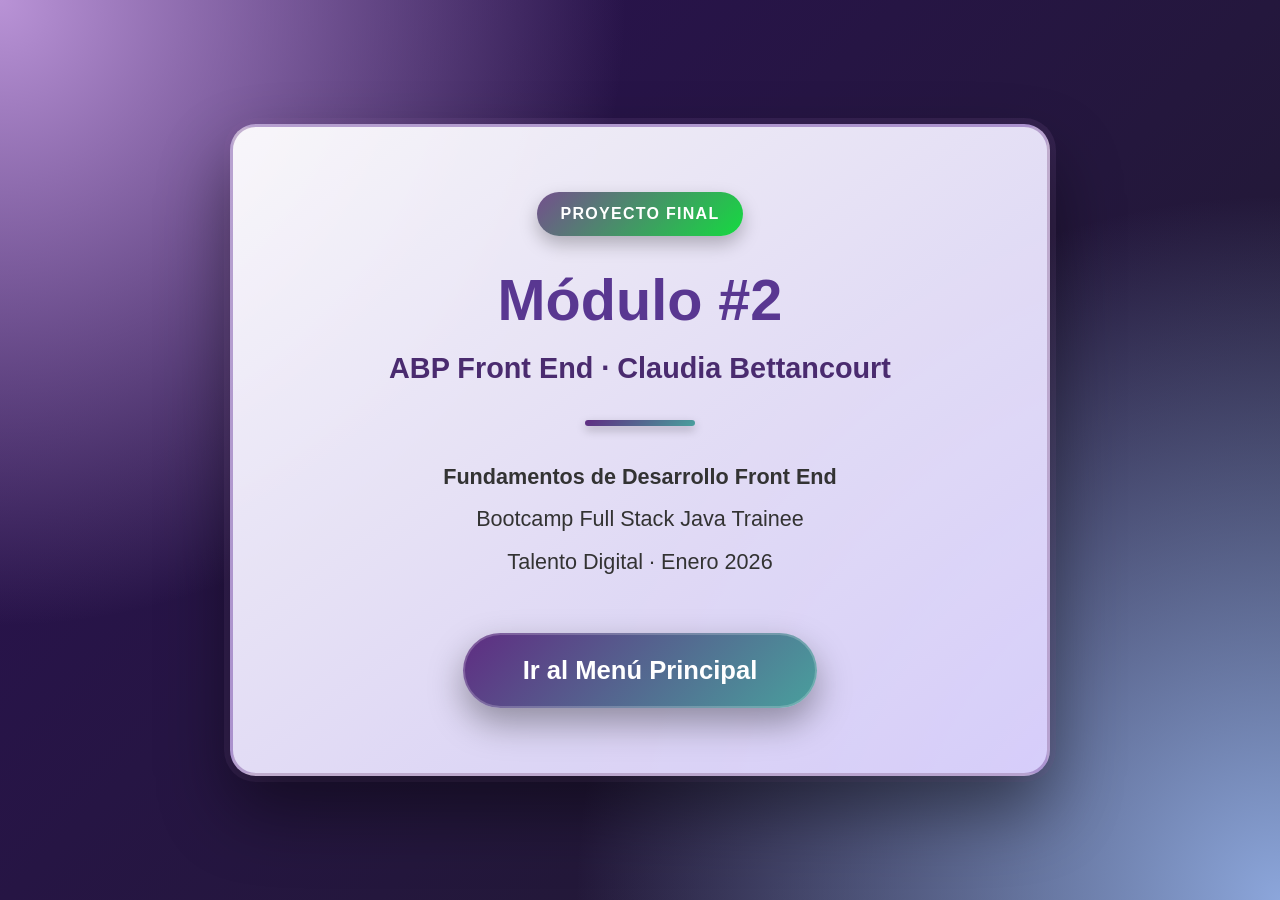
<file: index.html>
<!DOCTYPE html>
<html lang="es">
<head>
    <meta charset="UTF-8">
    <meta name="viewport" content="width=device-width, initial-scale=1.0">
    <title>Proyecto Final - Front End</title>

    <!-- Bootstrap -->
    <link rel="stylesheet" href="https://maxcdn.bootstrapcdn.com/bootstrap/4.0.0/css/bootstrap.min.css">

    <style>
        body {
            min-height: 100vh;
            display: flex;
            justify-content: center;
            align-items: center;
            background:
                radial-gradient(circle at top left, #b993d6, transparent 40%),
                radial-gradient(circle at bottom right, #8ca6db, transparent 45%),
                linear-gradient(135deg, #2b1055, #1f1c2c);
            font-family: 'Segoe UI', Tahoma, Geneva, Verdana, sans-serif;
        }

        .container-landing {
            background: linear-gradient(
                145deg,
                rgba(255, 255, 255, 0.95),
                rgba(220, 210, 255, 0.95)
            );
            padding: 65px 60px;
            border-radius: 26px;
            max-width: 820px;
            width: 100%;
            text-align: center;

            /* BORDER + SHADOW */
            border: 3px solid rgba(95, 44, 130, 0.35);
            box-shadow:
                0 35px 70px rgba(0, 0, 0, 0.45),
                0 0 0 6px rgba(139, 100, 165, 0.15);
        }

        .badge-project {
            display: inline-block;
            background: linear-gradient(135deg, #744f8d, #15da40);
            color: #fff;
            padding: 10px 24px;
            border-radius: 40px;
            font-size: 1rem;
            font-weight: 700;
            letter-spacing: 0.08em;
            margin-bottom: 30px;
            box-shadow: 0 8px 18px rgba(0, 0, 0, 0.25);
        }

        h1 {
            font-size: 3.6rem;
            font-weight: 900;
            color: #593791;
            margin-bottom: 15px;
        }

        h2 {
            font-size: 1.8rem;
            font-weight: 600;
            color: #4a2b6f;
            margin-bottom: 35px;
        }

        .divider {
            width: 110px;
            height: 6px;
            background: linear-gradient(135deg, #5f2c82, #49a09d);
            border-radius: 20px;
            margin: 35px auto;
            box-shadow: 0 4px 10px rgba(0, 0, 0, 0.25);
        }

        p {
            font-size: 1.35rem;
            margin-bottom: 10px;
            color: #333;
            font-weight: 500;
        }

        .btn-landing {
            margin-top: 45px;
            font-size: 1.6rem;
            padding: 18px 60px;
            border-radius: 60px;
            font-weight: 800;
            color: #fff;
            background: linear-gradient(135deg, #5f2c82, #49a09d);
            border: none;
            transition: all 0.35s ease;
            box-shadow:
                0 15px 35px rgba(0, 0, 0, 0.35),
                inset 0 0 0 2px rgba(255, 255, 255, 0.2);
        }

        .btn-landing:hover {
            transform: translateY(-4px) scale(1.04);
            box-shadow:
                0 25px 55px rgba(0, 0, 0, 0.45),
                inset 0 0 0 2px rgba(255, 255, 255, 0.35);
            color: #fff;
        }

        @media (max-width: 576px) {
            .container-landing {
                padding: 45px 25px;
            }

            h1 {
                font-size: 2.4rem;
            }

            h2 {
                font-size: 1.3rem;
            }

            p {
                font-size: 1.05rem;
            }

            .btn-landing {
                font-size: 1.25rem;
                padding: 14px 40px;
            }
        }
    </style>
</head>

<body>

    <div class="container-landing">

        <div class="badge-project">
            PROYECTO FINAL
        </div>

        <h1>Módulo #2</h1>
        <h2>ABP Front End · Claudia Bettancourt</h2>

        <div class="divider"></div>

        <p><strong>Fundamentos de Desarrollo Front End</strong></p>
        <p>Bootcamp Full Stack Java Trainee</p>
        <p>Talento Digital · Enero 2026</p>

        <a href="menu.html" class="btn btn-landing">
            Ir al Menú Principal
        </a>

    </div>

    <!-- Bootstrap JS -->
    <script src="https://code.jquery.com/jquery-3.6.0.min.js"></script>
    <script src="https://cdnjs.cloudflare.com/ajax/libs/popper.js/1.12.9/umd/popper.min.js"></script>
    <script src="https://maxcdn.bootstrapcdn.com/bootstrap/4.0.0/js/bootstrap.min.js"></script>

</body>
</html>
</file>
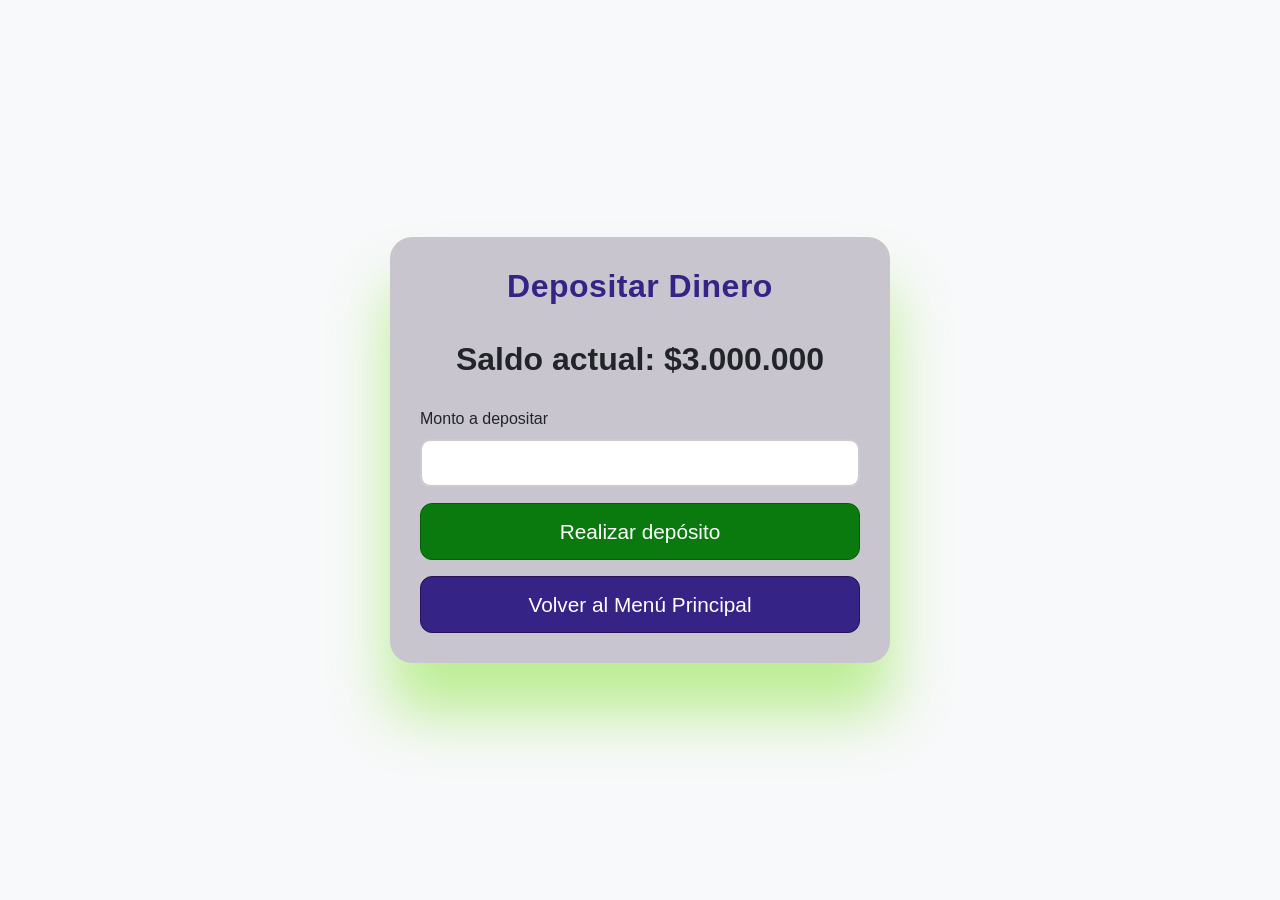
<file: deposit.html>
<!DOCTYPE html>
<html lang="es">
<head>
    <meta charset="UTF-8">
    <title>Wallet - Depositar</title>
    <meta name="viewport" content="width=device-width, initial-scale=1.0">

    <!-- Bootstrap -->
    <link rel="stylesheet" href="https://maxcdn.bootstrapcdn.com/bootstrap/4.5.2/css/bootstrap.min.css">

    <!-- CSS GLOBAL -->
    <link rel="stylesheet" href="style.css">
</head>

<body class="bg-light">

<div class="wallet-container">
    <div class="wallet-card">

        <h3 class="wallet-title">Depositar Dinero</h3>

        <p id="saldoUsuario" class="text-center font-weight-bold mb-4"></p>

        <div id="alertMensaje" class="alert d-none"></div>

        <form id="depositForm">
            <div class="form-group">
                <label>Monto a depositar</label>
                <input
                    type="number"
                    id="inputDeposito"
                    class="form-control form-control-lg"
                    min="1"
                    required
                >
            </div>

            <button type="submit" class="btn btn-success btn-block">
                Realizar depósito
            </button>
        </form>

        <a href="menu.html" class="btn btn-dark btn-block mt-3">
            Volver al Menú Principal
        </a>

    </div>
</div>

<script src="https://code.jquery.com/jquery-3.6.0.min.js"></script>

<script>
$(document).ready(function () {

    function getSaldo() {
        return parseInt(localStorage.getItem('saldo'), 10) || 3000000;
    }

    function setSaldo(valor) {
        localStorage.setItem('saldo', valor);
    }

    function mostrarSaldo() {
        $('#saldoUsuario').text(
            'Saldo actual: $' + getSaldo().toLocaleString('es-CL')
        );
    }

    mostrarSaldo();

    $('#depositForm').submit(function (e) {
        e.preventDefault();

        const monto = parseInt($('#inputDeposito').val(), 10);

        if (isNaN(monto) || monto <= 0) {
            $('#alertMensaje')
                .removeClass()
                .addClass('alert alert-danger')
                .text('Ingrese un monto válido')
                .removeClass('d-none');
            return;
        }

        let saldo = getSaldo();
        saldo += monto;
        setSaldo(saldo);

        let historial = JSON.parse(localStorage.getItem('historial')) || [];
        historial.unshift({
            tipo: 'Depósito',
            descripcion: 'Depósito de dinero',
            monto: monto,
            fecha: new Date().toLocaleString('es-CL'),
            esIngreso: true
        });
        localStorage.setItem('historial', JSON.stringify(historial));

        $('#alertMensaje')
            .removeClass()
            .addClass('alert alert-success')
            .text('Depósito realizado con éxito')
            .removeClass('d-none');

        $('#inputDeposito').val('');
        mostrarSaldo();
    });

});
</script>

</body>
</html>
</file>
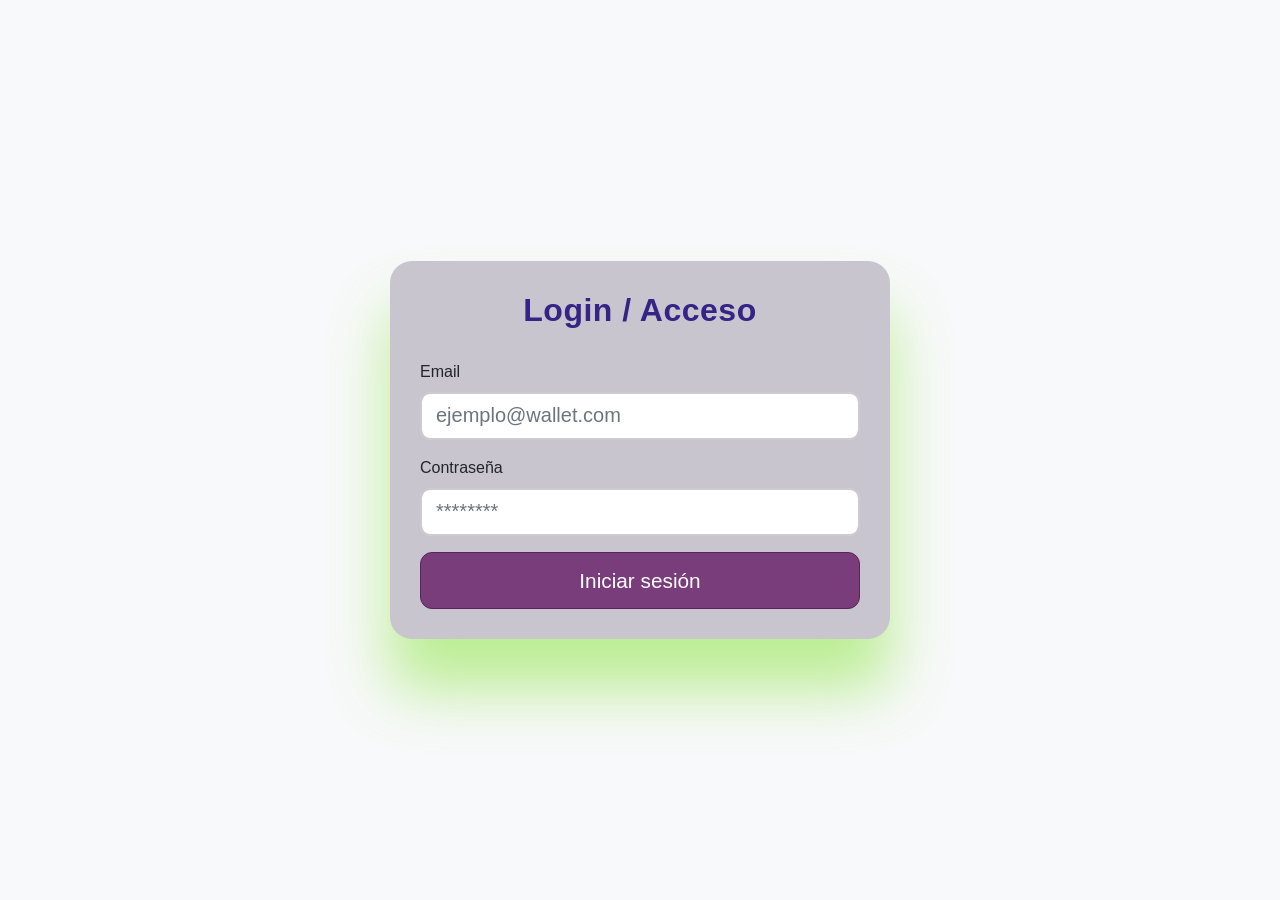
<file: login.html>
<!DOCTYPE html>
<html lang="es">
<head>
    <meta charset="UTF-8">
    <meta name="viewport" content="width=device-width, initial-scale=1.0">
    <title>Alke Wallet | Login</title>

    <!-- Bootstrap -->
    <link rel="stylesheet" href="https://maxcdn.bootstrapcdn.com/bootstrap/4.5.2/css/bootstrap.min.css">
    <link rel="stylesheet" href="style.css">
</head>

<body class="bg-light">

<!-- Contenedor -->
<div class="wallet-container min-vh-100 d-flex align-items-center justify-content-center">

    <!-- Tarjeta Unica -->
    <div class="wallet-card">

    <h3 class="wallet-title">Login / Acceso</h3>

        <form id="loginForm">
            <div class="form-group">
                <label>Email</label>
                <input 
                    type="email"
                    class="form-control form-control-lg"
                    id="email"
                    placeholder="ejemplo@wallet.com"
                    required>
            </div>

            <div class="form-group">
                <label>Contraseña</label>
                <input 
                    type="password"
                    class="form-control form-control-lg"
                    id="password"
                    placeholder="********"
                    required>
            </div>

            <button type="submit" class="btn btn-primary btn-lg btn-block">
                Iniciar sesión
            </button>
        </form>

    </div>
</div>

<!-- JS -->
<script src="https://code.jquery.com/jquery-3.6.0.min.js"></script>
<script>
$(document).ready(function () {
    $('#loginForm').submit(function (e) {
        e.preventDefault();

        const email = $('#email').val();
        const pass = $('#password').val();

        if (email === 'admin@wallet.com' && pass === '123456') {
            window.location.href = 'menu.html';
        } else {
            alert('Credenciales incorrectas');
            $('#password').val('');
        }
    });
});
</script>

</body>
</html>
</file>
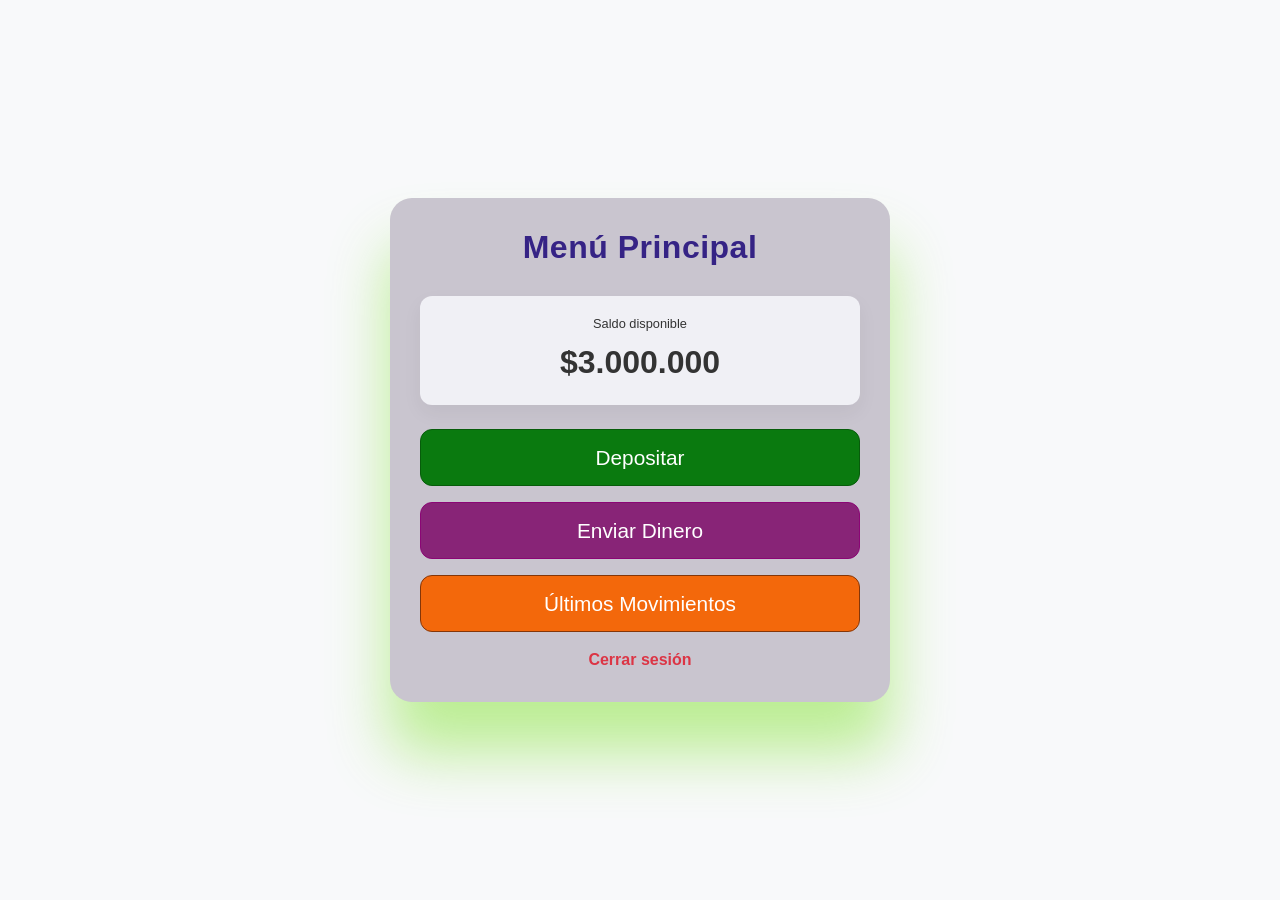
<file: menu.html>
<!DOCTYPE html>
<html lang="es">
<head>
    <meta charset="UTF-8">
    <meta name="viewport" content="width=device-width, initial-scale=1.0">
    <title>Wallet | Menú</title>

    <!-- Bootstrap -->
    <link rel="stylesheet" href="https://maxcdn.bootstrapcdn.com/bootstrap/4.5.2/css/bootstrap.min.css">
    <link rel="stylesheet" href="style.css">
</head>

<body class="bg-light">

<!-- Contenedor -->
<div class="wallet-container min-vh-100 d-flex align-items-center justify-content-center">

    <!-- Tarjeta principal -->
    <div class="wallet-card">

        <h3 class="wallet-title">
    Menú Principal
    </h3>

        <!-- Saldo -->
        <div class="saldo-card mb-4">
    <small>Saldo disponible</small>
    <h2 id="saldoDisplay" class="font-weight-bold mt-2">$0</h2>
</div>

        <!-- Acciones -->
        <a href="deposit.html" class="btn btn-success btn-lg btn-block mb-3">
            Depositar
        </a>

        <a href="sendmoney.html" class="btn btn-info btn-lg btn-block mb-3">
            Enviar Dinero
        </a>

        <a href="transactions.html" class="btn btn-secondary btn-lg btn-block mb-3">
            Últimos Movimientos
        </a>

        <!-- Logout -->
        <div class="text-center mt-3">
            <a href="#" id="btnLogout" class="text-danger font-weight-bold">
                Cerrar sesión
            </a>
        </div>

    </div>
</div>

<!-- JS -->
<script src="https://code.jquery.com/jquery-3.6.0.min.js"></script>

<script>
$(document).ready(function() {

    let saldo = parseInt(localStorage.getItem('saldo'), 10);
    if (isNaN(saldo)) saldo = 3000000;
    localStorage.setItem('saldo', saldo);

    function mostrarSaldo() {
        let saldoActual = parseInt(localStorage.getItem('saldo'), 10);
        if (isNaN(saldoActual)) saldoActual = 0;
        $('#saldoDisplay').text('$' + saldoActual.toLocaleString('es-CL'));
    }

    mostrarSaldo();

    $('#btnLogout').click(function(e) {
        e.preventDefault();
        localStorage.clear();
        window.location.href = "login.html";
    });

    window.addEventListener('storage', function(e) {
        if (e.key === 'saldo') mostrarSaldo();
    });

});
</script>

</body>
</html>
</file>
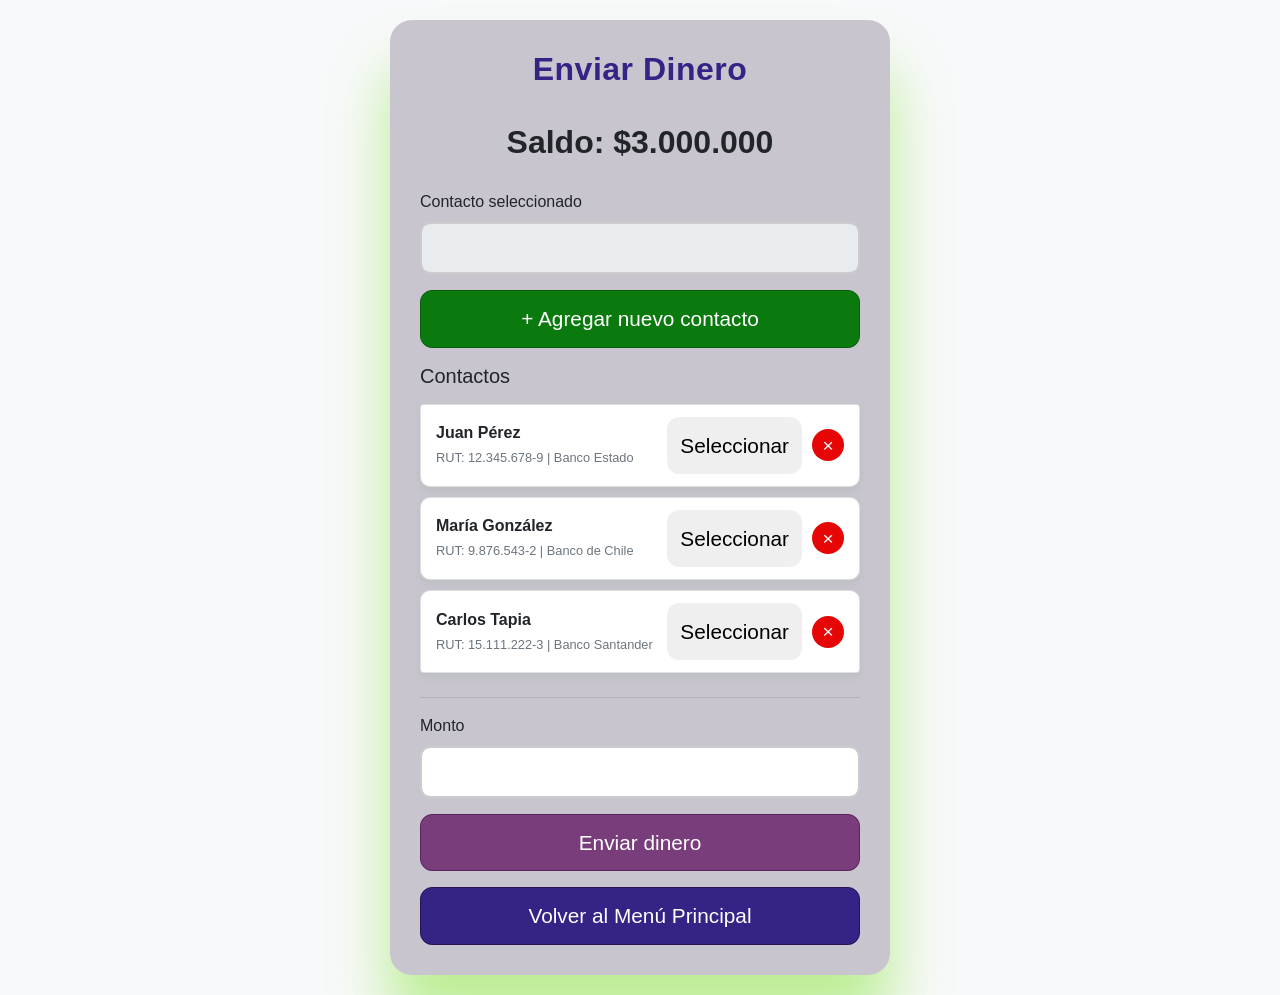
<file: sendmoney.html>
<!DOCTYPE html>
<html lang="es">
<head>
    <meta charset="UTF-8">
    <title>Wallet - Enviar Dinero</title>
    <meta name="viewport" content="width=device-width, initial-scale=1.0">

    <!-- Bootstrap -->
    <link rel="stylesheet" href="https://maxcdn.bootstrapcdn.com/bootstrap/4.0.0/css/bootstrap.min.css">
    <!-- CSS GLOBAL -->
    <link rel="stylesheet" href="style.css">
</head>

<body class="bg-light">

<div class="wallet-container">
    <div class="wallet-card">

        <!-- Título -->
        <h3 class="wallet-title">Enviar Dinero</h3>

        <!-- Saldo -->
        <p id="saldoUsuario" class="text-center font-weight-bold mb-4"></p>

        <!-- Contacto seleccionado -->
        <div class="form-group">
            <label>Contacto seleccionado</label>
            <input type="text" class="form-control" id="searchContact" readonly>
        </div>

        <!-- Botón agregar contacto -->
        <button class="btn btn-success btn-block mb-3" data-toggle="modal" data-target="#addContactModal">
            + Agregar nuevo contacto
        </button>

        <!-- Lista de contactos -->
        <h5 class="mb-3">Contactos</h5>
        <ul id="contactList" class="list-group mb-4"></ul>

        <hr>

        <!-- Enviar dinero -->
        <div class="form-group">
            <label>Monto</label>
            <input type="number" id="montoEnvio" class="form-control" min="1">
        </div>

        <button class="btn btn-primary btn-block mb-3" id="btnEnviarDinero">
            Enviar dinero
        </button>

        <p id="mensajeEnvio" class="text-center mt-3"></p>

        <!-- Volver al menú -->
        <a href="menu.html" class="btn btn-dark btn-block mt-3">
            Volver al Menú Principal
        </a>

    </div>
</div>

<!-- Modal para agregar contacto -->
<div class="modal fade" id="addContactModal">
    <div class="modal-dialog">
        <div class="modal-content">

            <div class="modal-header">
                <h5 class="modal-title">Nuevo Contacto</h5>
                <button class="close" data-dismiss="modal">&times;</button>
            </div>

            <div class="modal-body">
                <form id="addContactForm">
                    <div class="form-group">
                        <label>Nombre</label>
                        <input type="text" id="newContactName" class="form-control" required>
                    </div>
                    <div class="form-group">
                        <label>RUT</label>
                        <input type="text" id="newContactRUT" class="form-control" required>
                    </div>
                    <div class="form-group">
                        <label>Banco</label>
                        <select id="newContactBank" class="form-control">
                            <option>Banco Estado</option>
                            <option>Banco de Chile</option>
                            <option>Banco Santander</option>
                            <option>BCI</option>
                        </select>
                    </div>
                    <div class="form-group">
                        <label>Número de cuenta</label>
                        <input type="number" id="newContactNumber" class="form-control" required>
                    </div>
                </form>
            </div>

            <div class="modal-footer">
                <button class="btn btn-secondary" data-dismiss="modal">Cancelar</button>
                <button class="btn btn-primary" id="saveContactBtn">Guardar</button>
            </div>

        </div>
    </div>
</div>

<!-- Scripts -->
<script src="https://code.jquery.com/jquery-3.6.0.min.js"></script>
<script src="https://cdnjs.cloudflare.com/ajax/libs/popper.js/1.12.9/umd/popper.min.js"></script>
<script src="https://maxcdn.bootstrapcdn.com/bootstrap/4.0.0/js/bootstrap.min.js"></script>

<script>
$(document).ready(function () {

    const saldoInicial = 3000000;

    if (isNaN(parseInt(localStorage.getItem('saldo')))) {
        localStorage.setItem('saldo', saldoInicial);
    }

    function getSaldo() {
        return parseInt(localStorage.getItem('saldo'), 10) || 0;
    }

    function mostrarSaldo() {
        $('#saldoUsuario').text(`Saldo: $${getSaldo().toLocaleString('es-CL')}`);
    }

    mostrarSaldo();

    if (!localStorage.getItem('contactos')) {
        localStorage.setItem('contactos', JSON.stringify([
            { nombre: "Juan Pérez", rut: "12.345.678-9", banco: "Banco Estado", numero: "12345678" },
            { nombre: "María González", rut: "9.876.543-2", banco: "Banco de Chile", numero: "87654321" },
            { nombre: "Carlos Tapia", rut: "15.111.222-3", banco: "Banco Santander", numero: "15111222" }
        ]));
    }

    function mostrarContactos() {
        const contactos = JSON.parse(localStorage.getItem('contactos'));
        $('#contactList').empty();

        contactos.forEach((c, i) => {
            $('#contactList').append(`
                <li class="list-group-item d-flex justify-content-between align-items-center">
                    <div>
                        <strong>${c.nombre}</strong><br>
                        <small class="text-muted">RUT: ${c.rut} | ${c.banco}</small>
                    </div>
                    <div class="d-flex">
                        <button class="btn seleccionar-contacto" data-nombre="${c.nombre}">Seleccionar</button>
                        <button class="eliminar-contacto" data-index="${i}">&times;</button>
                    </div>
                </li>
            `);
        });
    }

    mostrarContactos();

    $(document).on('click', '.seleccionar-contacto', function () {
        $('#searchContact').val($(this).data('nombre'));
    });

    $(document).on('click', '.eliminar-contacto', function () {
        if (!confirm('¿Eliminar contacto?')) return;
        const contactos = JSON.parse(localStorage.getItem('contactos'));
        contactos.splice($(this).data('index'), 1);
        localStorage.setItem('contactos', JSON.stringify(contactos));
        mostrarContactos();
    });

    $('#saveContactBtn').click(function () {
        const contactos = JSON.parse(localStorage.getItem('contactos'));
        contactos.push({
            nombre: $('#newContactName').val(),
            rut: $('#newContactRUT').val(),
            banco: $('#newContactBank').val(),
            numero: $('#newContactNumber').val()
        });
        localStorage.setItem('contactos', JSON.stringify(contactos));
        $('#addContactModal').modal('hide');
        $('#addContactForm')[0].reset();
        mostrarContactos();
    });

    // Enviar dinero con validación de saldo
    $('#btnEnviarDinero').click(function () {
        const monto = parseInt($('#montoEnvio').val());
        const contacto = $('#searchContact').val();
        let saldo = getSaldo();

        // Validaciones
        if (!contacto) {
            $('#mensajeEnvio').removeClass().addClass('text-danger text-center mt-3').text('Seleccione un contacto');
            return;
        }
        if (!monto || monto <= 0) {
            $('#mensajeEnvio').removeClass().addClass('text-danger text-center mt-3').text('Ingrese un monto válido');
            return;
        }
        if (monto > saldo) {
            $('#mensajeEnvio').removeClass().addClass('text-danger text-center mt-3').text('Saldo insuficiente');
            return;
        }

        // Si pasa todas las validaciones
        saldo -= monto;
        localStorage.setItem('saldo', saldo);
        mostrarSaldo();

        $('#mensajeEnvio').removeClass().addClass('text-success text-center mt-3')
            .text(`Has enviado $${monto.toLocaleString()} a ${contacto}`);

        $('#montoEnvio').val('');
        $('#searchContact').val('');
    });

});
</script>

</body>
</html>
</file>
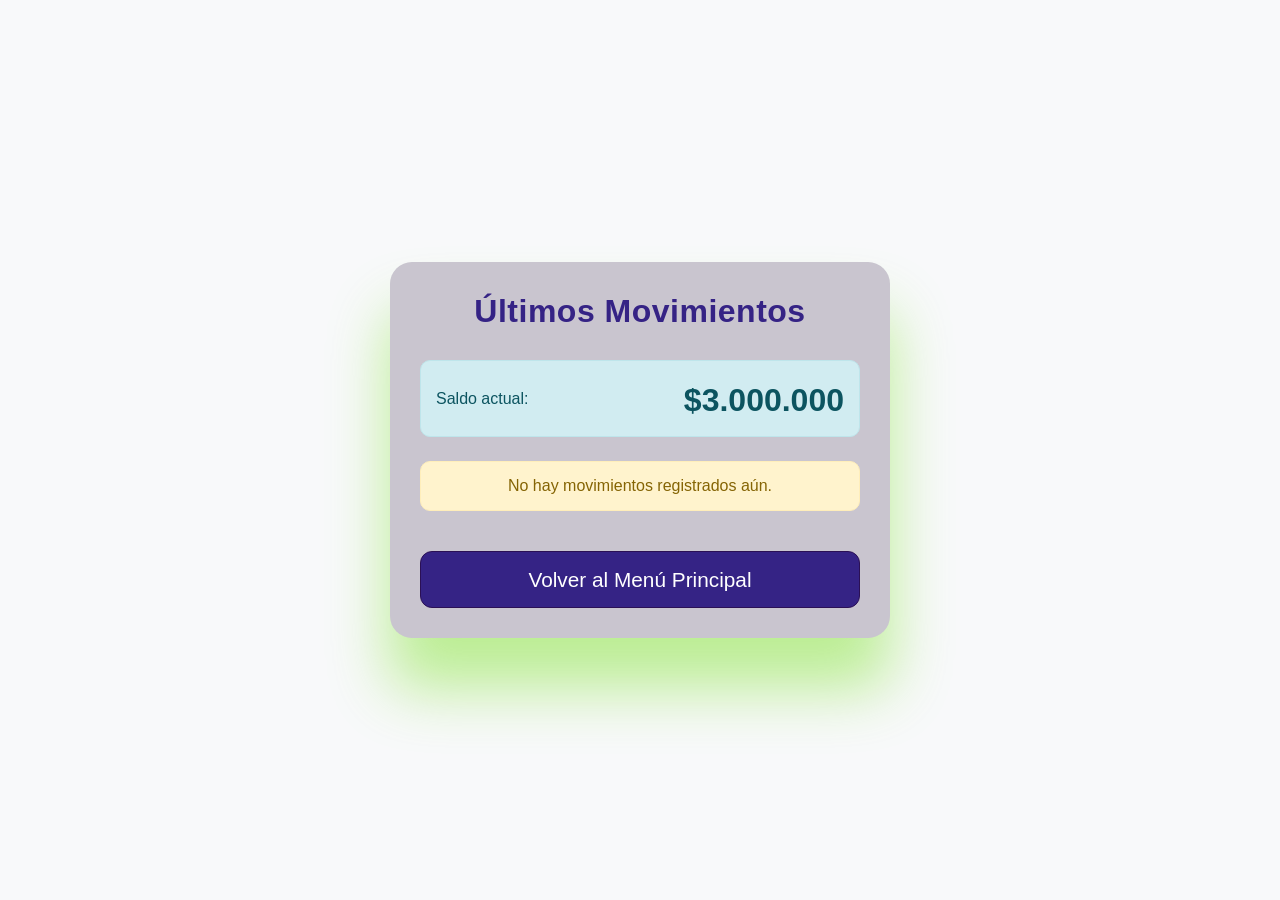
<file: transactions.html>
<!DOCTYPE html>
<html lang="es">
<head>
    <meta charset="UTF-8">
    <title>Wallet - Últimos Movimientos</title>
    <meta name="viewport" content="width=device-width, initial-scale=1.0">

    <!-- Bootstrap -->
    <link rel="stylesheet" href="https://maxcdn.bootstrapcdn.com/bootstrap/4.0.0/css/bootstrap.min.css">

    <!-- CSS GLOBAL -->
    <link rel="stylesheet" href="style.css">
</head>

<body class="bg-light">

<div class="wallet-container">
    <div class="wallet-card">

        <!-- Título -->
        <h3 class="wallet-title">Últimos Movimientos</h3>

        <!-- Saldo actual -->
        <div class="alert alert-info d-flex justify-content-between align-items-center mb-4">
            <span>Saldo actual:</span>
            <strong id="saldoDisplay">$0</strong>
        </div>

        <!-- Lista de movimientos -->
        <div id="listaMovimientos" class="list-group mb-4"></div>

        <!-- Volver -->
        <a href="menu.html" class="btn btn-dark btn-block mt-3">
            Volver al Menú Principal
        </a>

    </div>
</div>

<!-- Scripts -->
<script src="https://code.jquery.com/jquery-3.6.0.min.js"></script>
<script src="https://cdnjs.cloudflare.com/ajax/libs/popper.js/1.12.9/umd/popper.min.js"></script>
<script src="https://maxcdn.bootstrapcdn.com/bootstrap/4.0.0/js/bootstrap.min.js"></script>

<script>
$(document).ready(function () {

    function mostrarSaldo() {
        const saldo = parseInt(localStorage.getItem('saldo'), 10) || 0;
        $('#saldoDisplay').text('$' + saldo.toLocaleString('es-CL'));
    }

    function cargarMovimientos() {
        const historial = JSON.parse(localStorage.getItem('historial')) || [];
        const contenedor = $('#listaMovimientos');
        contenedor.empty();

        if (historial.length === 0) {
            contenedor.html(
                '<div class="alert alert-warning text-center">No hay movimientos registrados aún.</div>'
            );
            return;
        }

        historial.forEach(function (mov) {
            const claseColor = mov.esIngreso ? 'text-success' : 'text-danger';
            const signo = mov.esIngreso ? '+' : '-';

            contenedor.append(`
                <div class="list-group-item">
                    <div class="d-flex justify-content-between">
                        <h5 class="mb-1">${mov.tipo}</h5>
                        <span class="${claseColor}">
                            ${signo}$${mov.monto.toLocaleString('es-CL')}
                        </span>
                    </div>
                    <p class="mb-1">${mov.descripcion}</p>
                    <small class="text-muted">${mov.fecha}</small>
                </div>
            `);
        });
    }

    mostrarSaldo();
    cargarMovimientos();

    // Actualiza si hay cambios desde otra pestaña
    window.addEventListener('storage', function (event) {
        if (event.key === 'saldo' || event.key === 'historial') {
            mostrarSaldo();
            cargarMovimientos();
        }
    });

});
</script>

</body>
</html>
</file>
<file: style.css>
/* ==============================
Estilo Base General
================================ */
body {
    background-color: #c1aecf; /* fondo sobrio */
    font-family: 'Segoe UI', Tahoma, Geneva, Verdana, sans-serif;
    margin: 0;
    padding: 0;
    min-height: 100vh;
    display: flex;
    justify-content: center;
    align-items: center;
}

/* ===============================
Contenedores
================================ */
.wallet-container,
.wallet-wrapper {
    width: 100%;
    max-width: 540px;
    padding: 20px;
    display: flex;
    justify-content: center;
    align-items: center;
}

/* ===============================
Tarjeta Principal
================================ */
.wallet-card {
    width: 100%;
    max-width: 520px;
    background: #c9c5cf;
    padding: 30px;
    border-radius: 22px;
    box-shadow: 0 50px 60px rgba(113, 224, 22, 0.45);
    transition: transform 0.3s ease, box-shadow 0.3s ease;
}

.wallet-card:hover {
    transform: translateY(-4px);
    box-shadow: 0 50px 65px rgba(113, 224, 22, 0.6);
}

/* ===============================
Títulos
================================ */
.wallet-title {
    font-size: 2rem;
    font-weight: 900;
    color: #352385;
    margin-bottom: 30px;
    letter-spacing: 0.5px;
    text-align: center;
}

.wallet-subtitle {
    font-size: 1.4rem;
    font-weight: 600;
    color: #3c359b;
    margin-bottom: 15px;
    text-align: center;
}

/* ===============================
Saldo
================================ */
#saldoDisplay,
#saldoUsuario {
    font-size: 2rem;
    font-weight: bold;
    margin-top: 3px;
    text-align: center;
}

.saldo-card {
    background-color: #f0f0f5; /* gris claro y profesional */
    color: #333;
    border-radius: 12px;
    padding: 15px;
    text-align: center;
    box-shadow: 0 8px 20px rgba(0,0,0,0.05);
}

/* ===============================
Formularios
================================ */
input.form-control,
select.form-control {
    border-radius: 10px;
    padding: 12px 14px;
    border: 2px solid #ccc;
    transition: border 0.2s ease, box-shadow 0.2s ease;
}

input.form-control:focus,
select.form-control:focus {
    outline: none;
    border-color: #7a1fb8;
    box-shadow: 0 0 0 0.2rem rgba(122, 31, 184, 0.25);
}

/* ===============================
Botones
================================ */
.wallet-card .btn {
    font-size: 1.3rem;
    padding: 12px;
    border-radius: 12px;
    transition: transform 0.2s ease, box-shadow 0.2s ease, background-color 0.2s ease;
}

.wallet-card .btn:hover {
    transform: scale(1.05);
    box-shadow: 0 8px 20px rgba(0, 0, 0, 0.2);
}

.wallet-card .btn:active {
    transform: scale(0.97);
}

/* Colores de botones */
.btn-primary {
    background-color: #7a3d7c;
    border-color: #58255a;
}

.btn-primary:hover {
    background-color: #a74697;
    border-color: #8b0675;
}

.btn-success {
    background-color: #0a7a0f;
    border-color: #075c0b;
}

.btn-success:hover {
    background-color: #5ad15f;
    border-color: #5ad15f;
}

.btn-info {
    background-color: #882477;
    border-color: #8b0675;
}

.btn-info:hover {
    background-color: #e47be7;
    border-color: #e47be7;
}

/* Últimos Movimientos */
.btn-secondary {
    background-color: #f3680b;
    border-color: #853608;
    color: #fff;
}

.btn-secondary:hover {
    background-color: #7fa2e2;
    border-color: #7fa2e2;
}

/* Volver al Menú */
.btn-warning {
    background-color: #f39c12; /* naranja cálido */
    border-color: #d35400;
    color: #fff;
}

.btn-warning:hover {
    background-color: #e67e22;
    border-color: #ca6f1e;
}

/* ===============================
Listas y Contactos
================================ */
.list-group-item {
    border-radius: 10px;
    margin-bottom: 10px;
    padding: 12px 15px;
    box-shadow: 0 4px 8px rgba(6, 122, 41, 0.08);
}

.list-group-item .d-flex {
    align-items: center;
}

/* Botón Seleccionar */
.seleccionar-contacto {
    font-size: 0.9rem;
    padding: 5px 12px;
    border-radius: 8px;
    flex-shrink: 0;
}

/* Botón Eliminar (cruz) */
.eliminar-contacto {
    font-size: 1.2rem;
    width: 32px;
    height: 32px;
    padding: 0;
    line-height: 1;
    text-align: center;
    border-radius: 50%;
    background-color: #e70606;
    color: #fff;
    border: none;
    margin-left: 10px;
    transition: all 0.2s ease-in-out;
}

.eliminar-contacto:hover {
    background-color: #e60000;
    transform: scale(1.1);
    cursor: pointer;
}

/* ===============================
Alertas y Modales
================================ */
.alert {
    border-radius: 10px;
    padding: 12px 15px;
}

.modal-content {
    border-radius: 14px;
    padding: 20px;
}

/* ===============================
Responsive
================================ */
@media (max-width: 576px) {
    .wallet-card {
        padding: 30px 20px;
    }

    .wallet-title {
        font-size: 2.4rem;
    }
}

.btn-dark {
    background-color: #352385; /* Un color violeta resalta más */
    border-color: #2b1055;
}

.btn-dark:hover {
    background-color: #4b32a8;
    border-color: #352385;
}
</file>
